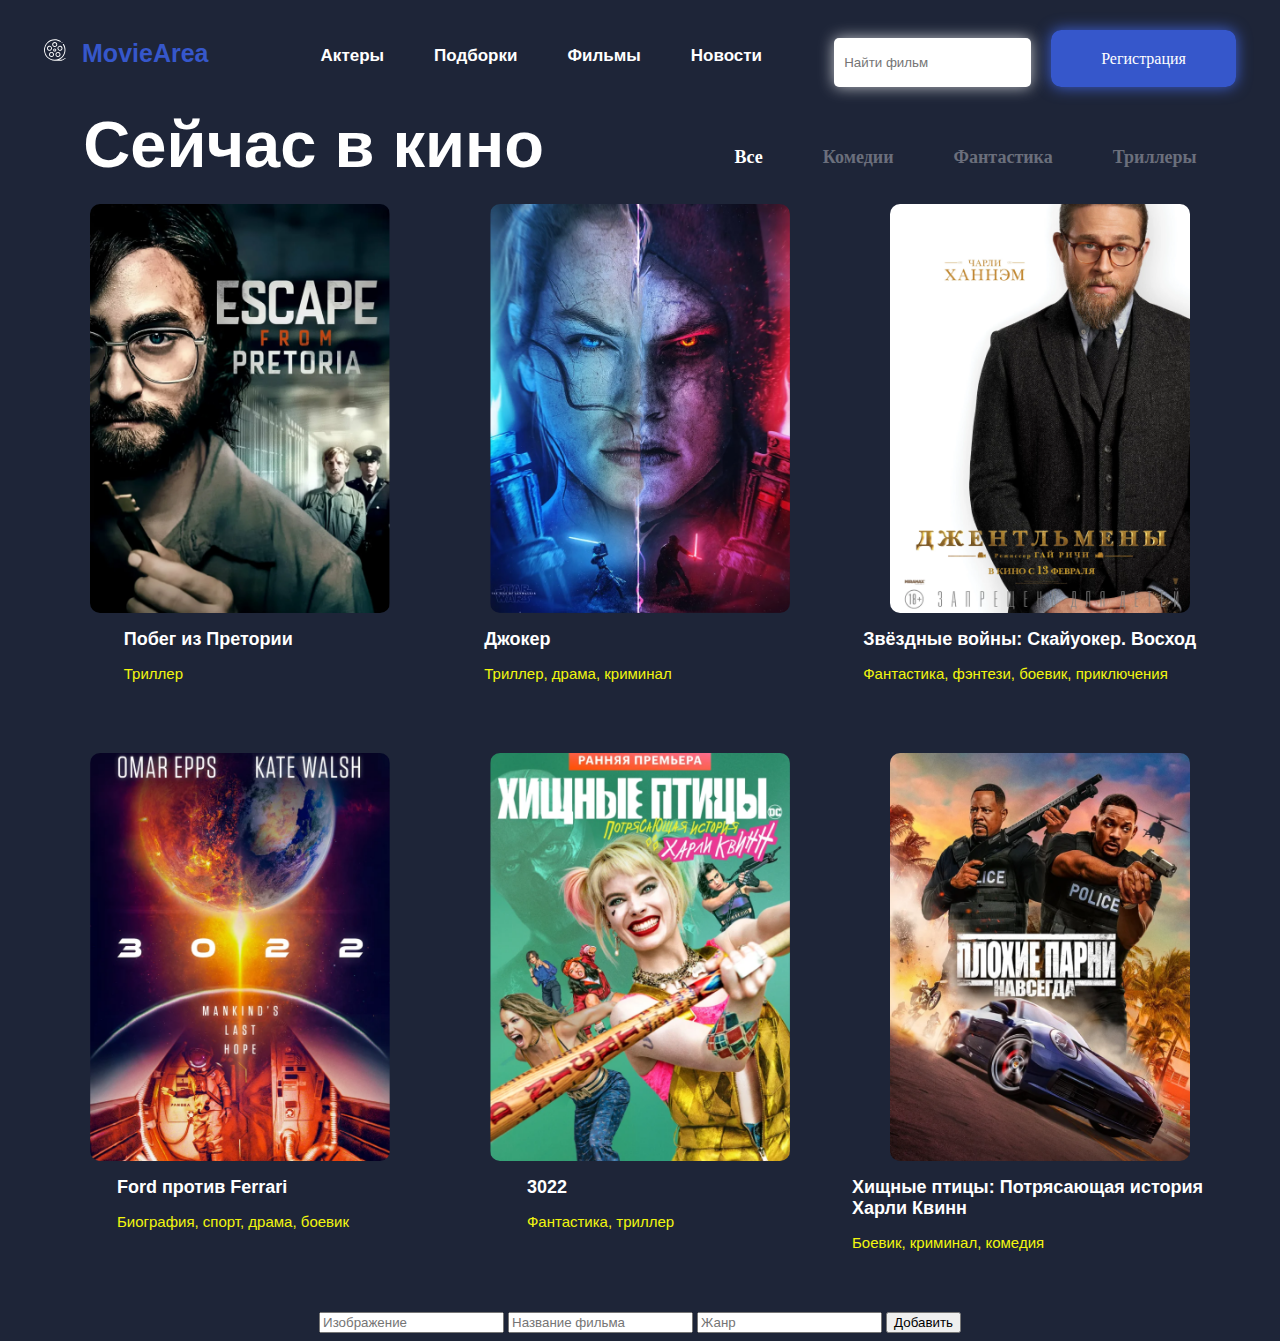
<file: index.html>
<!DOCTYPE html>
<html lang="en">
  <head>
    <meta charset="UTF-8" />
    <meta name="viewport" content="width=device-width, initial-scale=1.0" />
    <title>Document</title>
    <link rel="stylesheet" href="./css/style.css" />
  </head>
  <body>
    <!-- !HEADER start -->

    <div class="header">
      <div class="logo">
        <img class="logo_img" src="./image/cinema 1.svg" alt="" />
        <span class="logo_tittle">MovieArea</span>
      </div>
      <div class="menu_list">
        <ul class="list">
          <li><a href="./index2.html">Актеры</a></li>
          <li><a href="./index3.html">Подборки</a></li>
          <li><a href="./index4.html">Фильмы</a></li>
          <li><a href="./index5.html">Новости</a></li>
        </ul>
      </div>
      <div class="header_buttons">
        <input class="search__input" id="search__input" type="search" placeholder="Найти фильм">
        <div class="registration__button">
          <a href="#" id="openBtn"> Регистрация </a>
        </div>
        <div class="modal-pop" id="modal-pop">
          <div class="modal_container">
            <div class="modal_body" id="modal_body">
              <p></p>
              <form action="">
                <input
                  type="text"
                  placeholder="Имя"
                  name=""
                  id="name"
                />
                <input type="text" placeholder="Фамилия" name="" id="lastName" />
                <input type="text" placeholder="Придумайте логин" name="" id="login" />
                <input type="text" placeholder="Придумайте пароль" name="" id="password" />
                <button class="registr">Зарегистрироваться</button>
              
              </form>
              <div class="modal_close" id="modal_close">&#10006</div>
            </div>
          </div>
        </div>
      </div>
    </div>


    <!-- !HEADER finish -->
    <div class="categoria__part">
      <span class="categoria__tittle"> Сейчас в кино </span>
      <div class="categoria__list">
        <ul class="categoria_list_movies">
          <li><a class="categoria__list_m1" href="#">Все</a></li>
          <li><a class="categoria__list_m" href="#">Комедии</a></li>
          <li><a class="categoria__list_m" href="#">Фантастика</a></li>
          <li><a class="categoria__list_m" href="#">Триллеры</a></li>
        </ul>
      </div>
    </div>
    <div class="movieList__first">
      <img src="./image/image 1.png" width="300px" alt="" />
      <img src="./image/image 2.png" width="300px" alt="" />
      <img src="./image/image 2 (1).png" width="300px" alt="" />
    </div>
    <div class="movie_name_part">
      <ul class="movies_tittle">
        <li>Побег из Претории</li>
        <p>Триллер</p>
      </ul>
      <ul>
        <li>Джокер</li>
        <p>Триллер, драма, криминал</p>
      </ul>
      <ul>
        <li>Звёздные войны: Скайуокер. Восход</li>
        <p>Фантастика, фэнтези, боевик, приключения</p>
      </ul>
    </div>
    <div class="movieList__second">
      <img src="./image/image 2 (2).png" width="300px" alt="" />
      <img src="./image/image 2 (3).png" width="300px" alt="" />
      <img src="./image/image 2 (4).png" width="300px" alt="" />
    </div>
    <div class="movie_name_part2">
      <ul class="movies_tittle">
        <li>Ford против Ferrari</li>
        <p>Биография, спорт, драма, боевик</p>
      </ul>
      <ul>
        <li>3022</li>
        <p>Фантастика, триллер</p>
      </ul>
      <ul>
        <li>
          Хищные птицы: Потрясающая история <br />
          Харли Квинн
        </li>
        <p>Боевик, криминал, комедия</p>
      </ul>
    </div>
    <div class="button_end">
      <div
          id="collapseThree"
          class="accordion-collapse collapse"
          data-bs-parent="#accordionExample"
        >
          <div class="accordion-body">
            <input
              id="inpImg"
              class="form-control me-2"
              type="text"
              placeholder="Изображение"
              aria-label="Search"
            />
            <input
              id="inpName"
              class="form-control me-2"
              type="text"
              placeholder="Название фильма"
              aria-label="Search"
            />
            <input
              id="inpJanr"
              class="form-control me-2"
              type="text"
              placeholder="Жанр"
              aria-label="Search"
            />
            
            <button
              class="btn btn-outline-success text-success"
              id="btnAdd"
              type="submit"
            >
              Добавить
            </button>
          </div>
        </div>
    </div>
    <script src="./js/main.js"></script>
  </body>
</html>
</file>
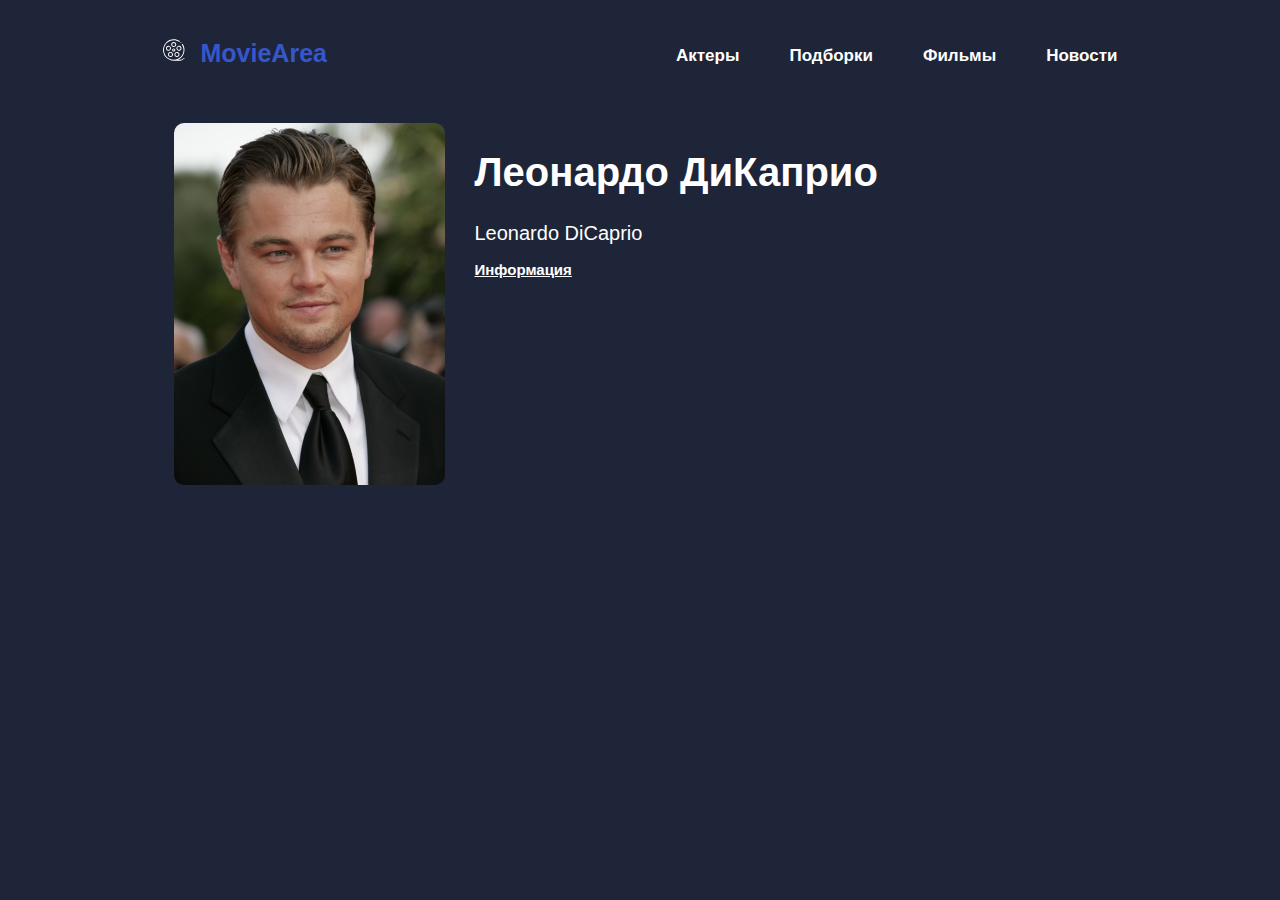
<file: index2.html>
<!DOCTYPE html>
<html lang="en">
  <head>
    <meta charset="UTF-8" />
    <meta name="viewport" content="width=device-width, initial-scale=1.0" />
    <title>Document</title>
    <link rel="stylesheet" href="./css/style.css" />
  </head>
  <body>
    <div class="header">
      <div class="logo">
        <img class="logo_img" src="./image/cinema 1.svg" alt="" />
        <span class="logo_tittle">MovieArea</span>
      </div>
      <div class="menu_list">
        <ul class="list">
          <li><a href="./index2.html">Актеры</a></li>
          <li><a href="#">Подборки</a></li>
          <li><a href="#">Фильмы</a></li>
          <li><a href="#">Новости</a></li>
        </ul>
      </div>
    </div>
    <div class="main_part">
      <div class="acter_img">
        <img src="./image/image 7.png" alt="" />
      </div>
      <div class="name">
        <h1>Леонардо ДиКаприо</h1>
        <h2>Leonardo DiCaprio</h2>
        <div class="info">
          <a
            href="https://ru.wikipedia.org/wiki/%D0%94%D0%B8_%D0%9A%D0%B0%D0%BF%D1%80%D0%B8%D0%BE,_%D0%9B%D0%B5%D0%BE%D0%BD%D0%B0%D1%80%D0%B4%D0%BE"
            >Информация</a
          >
        </div>
      </div>
    </div>
  </body>
</html>
</file>
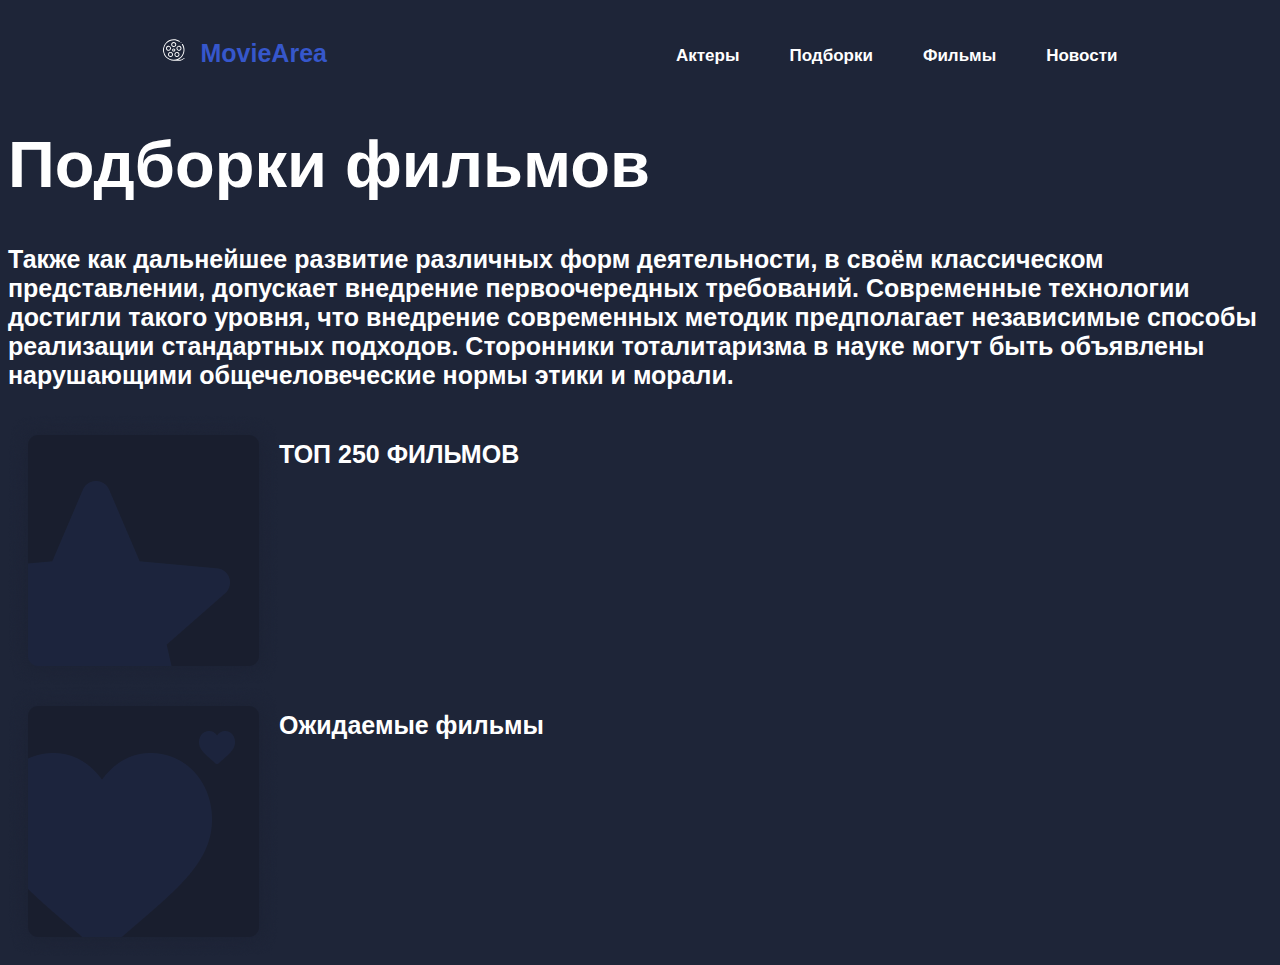
<file: index3.html>
<!DOCTYPE html>
<html lang="en">
  <head>
    <meta charset="UTF-8" />
    <meta name="viewport" content="width=device-width, initial-scale=1.0" />
    <title>Document</title>
    <link rel="stylesheet" href="./css/style.css" />
  </head>
  <body>
    <div class="header">
      <div class="logo">
        <img class="logo_img" src="./image/cinema 1.svg" alt="" />
        <span class="logo_tittle">MovieArea</span>
      </div>
      <div class="menu_list">
        <ul class="list">
          <li><a href="./index2.html">Актеры</a></li>
          <li><a href="#">Подборки</a></li>
          <li><a href="#">Фильмы</a></li>
          <li><a href="#">Новости</a></li>
        </ul>
      </div>
    </div>
    <div class="main__">
      <h1>Подборки фильмов</h1>
      <p>
        Также как дальнейшее развитие различных форм деятельности, в своём
        классическом представлении, допускает внедрение первоочередных
        требований. Современные технологии достигли такого уровня, что внедрение
        современных методик предполагает независимые способы реализации
        стандартных подходов. Сторонники тоталитаризма в науке могут быть
        объявлены нарушающими общечеловеческие нормы этики и морали.
      </p>
    </div>
    <div class="selection_movie1">
      <img src="./image/Img.png" alt="" />
      <p>ТОП 250 ФИЛЬМОВ</p>
    </div>
    <div class="selection_movie2">
      <img src="./image/Img (1).png" alt="" />
      <p>Ожидаемые фильмы</p>
    </div>
  </body>
</html>
</file>
<file: css/style.css>
body {
  background: #1e2538;
}
.header {
  display: flex;
  justify-content: space-around;
  flex-direction: row;
  margin-top: 20px;
}
.logo {
  margin-top: 18px;
}
.logo_img {
  margin-right: 10px;
}
.search__input {
  border-radius: 5px;
  background: white;
  box-shadow: 0px 0px 15px 0px rgba(234, 235, 238, 0.8);
  border: none;
  padding: 17px 10px;
}
.registration__button {
  margin-top: 12px;
  align-items: center;
}
.registration__button a {
  border-radius: 10px;
  background: #3657cb;
  box-shadow: 0px 0px 15px 0px rgba(72, 113, 255, 0.8);
  border: none;
  border-radius: 10px;
  padding: 20px 50px;
  text-decoration: none;
}

.modal-pop {
  width: 100%;
  height: 100%;
  position: fixed;
  left: 0;
  top: 0;
  display: none;
  background-color: rgb(0, 0, 0, 0.8);
  z-index: 2;
}
.modal-pop.active {
  display: block;
}
.modal_body {
  margin: auto;
  width: 500px;
  background-color: #191e2e;
  border-radius: 10px;
  text-align: center;
  padding: 100px 15px 110px 15px;
  position: relative;
}
.modal_body p {
  font-size: 28px;
  font-family: "Trebuchet MS", "Lucida Sans Unicode", "Lucida Grande",
    "Lucida Sans", Arial, sans-serif;
  font-weight: 600px;
  color: #222620;
  margin-bottom: 40px;
}
.modal-pop input {
  display: block;
  margin: 25px auto 0px auto;
  width: 330px;
  padding: 17px 20px;
  background-color: #1e2538;
  border-radius: 10px;
  border: none;
  font-family: "Trebuchet MS", "Lucida Sans Unicode", "Lucida Grande",
    "Lucida Sans", Arial, sans-serif;
  font-size: 18px;
  color: beige;
}
.modal_container {
  display: flex;
  width: 100%;
  height: 100%;
}
.modal_body button {
  cursor: pointer;
  display: block;
  width: 330px;
  margin: 60px auto 0 auto;
  padding: 20px 0px;
  font-family: "Trebuchet MS", "Lucida Sans Unicode", "Lucida Grande",
    "Lucida Sans", Arial, sans-serif;
  font-weight: 500px;
  font-size: 16px;
  border: none;
  color: #fff;
}

.registr {
  background-color: #f2f60f;
  border-radius: 10px;
}
.modal_close {
  position: absolute;
  top: 15px;
  right: 15px;
  font-size: 21px;
  cursor: pointer;
}
li {
  list-style-type: none;
}
a {
  text-decoration: none;
  color: #fff;
}
.logo_tittle {
  color: #3657cb;
  font-family: "Inter", sans-serif;
  font-family: "Montserrat", sans-serif;
  font-size: 25px;
  font-style: normal;
  font-weight: 800;
  line-height: normal;
}
.list {
  display: flex;
  flex-direction: row;
  justify-content: space-evenly;
  gap: 50px;
  color: white;
  font-size: 17px;
  font-style: normal;
  font-weight: 700;
  line-height: normal;
  font-family: "Inter", sans-serif;
  font-family: "Montserrat", sans-serif;
  margin-top: 26px;
}
.header_buttons {
  margin-top: 18px;
  display: flex;
  gap: 20px;
}
.categoria__tittle {
  color: #fff;
  font-family: "Inter", sans-serif;
  font-family: "Montserrat", sans-serif;
  font-size: 65px;
  font-style: normal;
  font-weight: 900;
  line-height: normal;
}
.categoria_list_movies {
  display: flex;
  gap: 60px;
  margin-top: 40px;
}
.categoria__list_m {
  color: rgba(255, 255, 255, 0.35);
  font-family: Qanelas;
  font-size: 18px;
  font-style: normal;
  font-weight: 700;
  line-height: normal;
}
.categoria__list_m1 {
  color: #fff;
  font-family: Qanelas;
  font-size: 18px;
  font-style: normal;
  font-weight: 700;
  line-height: normal;
}
.categoria__part {
  display: flex;
  justify-content: space-around;
  margin-top: 20px;
}
.movieList__first {
  display: flex;
  justify-content: center;
  gap: 100px;
  margin-top: 20px;
}
.movieList__second {
  display: flex;
  justify-content: center;
  gap: 100px;
  margin-top: 40px;
}
.movie_name_part {
  display: flex;
  justify-content: space-around;
}
.movie_name_part2 {
  display: flex;
  justify-content: space-around;
}
.button_end {
  display: flex;
  justify-content: center;
  margin-top: 30px;
}
.button_news {
  border-radius: 10px;
  border: 2px solid #fff;
  font-family: Qanelas;
  font-size: 18px;
  font-style: normal;
  font-weight: 700;
  line-height: 166.5%;
  margin-bottom: 20px;
}
img {
  border-radius: 10px;
}
.movie_name_part li {
  color: #fff;
  font-family: "Inter", sans-serif;
  font-family: "Montserrat", sans-serif;
  font-size: 18px;
  font-style: normal;
  font-weight: 700;
  line-height: normal;
}
.movie_name_part2 li {
  color: #fff;
  font-family: "Inter", sans-serif;
  font-family: "Montserrat", sans-serif;
  font-size: 18px;
  font-style: normal;
  font-weight: 700;
  line-height: normal;
}
.movie_name_part p {
  color: #f2f60f;
  font-family: "Inter", sans-serif;
  font-family: "Montserrat", sans-serif;
  font-size: 15px;
  font-style: normal;
  font-weight: 400;
  line-height: normal;
}
.movie_name_part2 p {
  color: #f2f60f;
  font-family: "Inter", sans-serif;
  font-family: "Montserrat", sans-serif;
  font-size: 15px;
  font-style: normal;
  font-weight: 400;
  line-height: normal;
}

/* !!! 2 PAGE */
.main_part {
  display: flex;
  justify-content: center;
  margin-top: 40px;
}
.name {
  width: 50%;
  margin-left: 30px;
}
.name h1 {
  color: #fff;
  font-family: "Montserrat", sans-serif;
  font-size: 40px;
  font-style: normal;
  font-weight: 900;
  line-height: normal;
}
.name h2 {
  color: #fff;
  font-family: "Montserrat", sans-serif;
  font-size: 20px;
  font-style: normal;
  font-weight: 500;
  line-height: normal;
}
.info {
  color: #fff;
  font-family: "Montserrat", sans-serif;
  font-size: 15px;
  font-style: normal;
  font-weight: 600;
  line-height: normal;
  text-decoration-line: underline;
}
.main__ h1 {
  color: #fff;
  font-family: "Franklin Gothic Medium", "Arial Narrow", Arial, sans-serif;
  font-size: 65px;
  font-style: normal;
  font-weight: 900;
  line-height: normal;
}
.main__ p {
  color: #fff;
  font-family: "Franklin Gothic Medium", "Arial Narrow", Arial, sans-serif;
  font-size: 25px;
  font-style: normal;
  font-weight: 600;
  line-height: normal;
}
.selection_movie1 {
  display: flex;
}
.selection_movie1 p {
  color: #fff;
  font-family: "Franklin Gothic Medium", "Arial Narrow", Arial, sans-serif;
  font-size: 25px;
  font-style: normal;
  font-weight: 600;
  line-height: normal;
}
.selection_movie2 p {
  color: #fff;
  font-family: "Franklin Gothic Medium", "Arial Narrow", Arial, sans-serif;
  font-size: 25px;
  font-style: normal;
  font-weight: 600;
  line-height: normal;
}
.selection_movie2 {
  display: flex;
}
</file>
